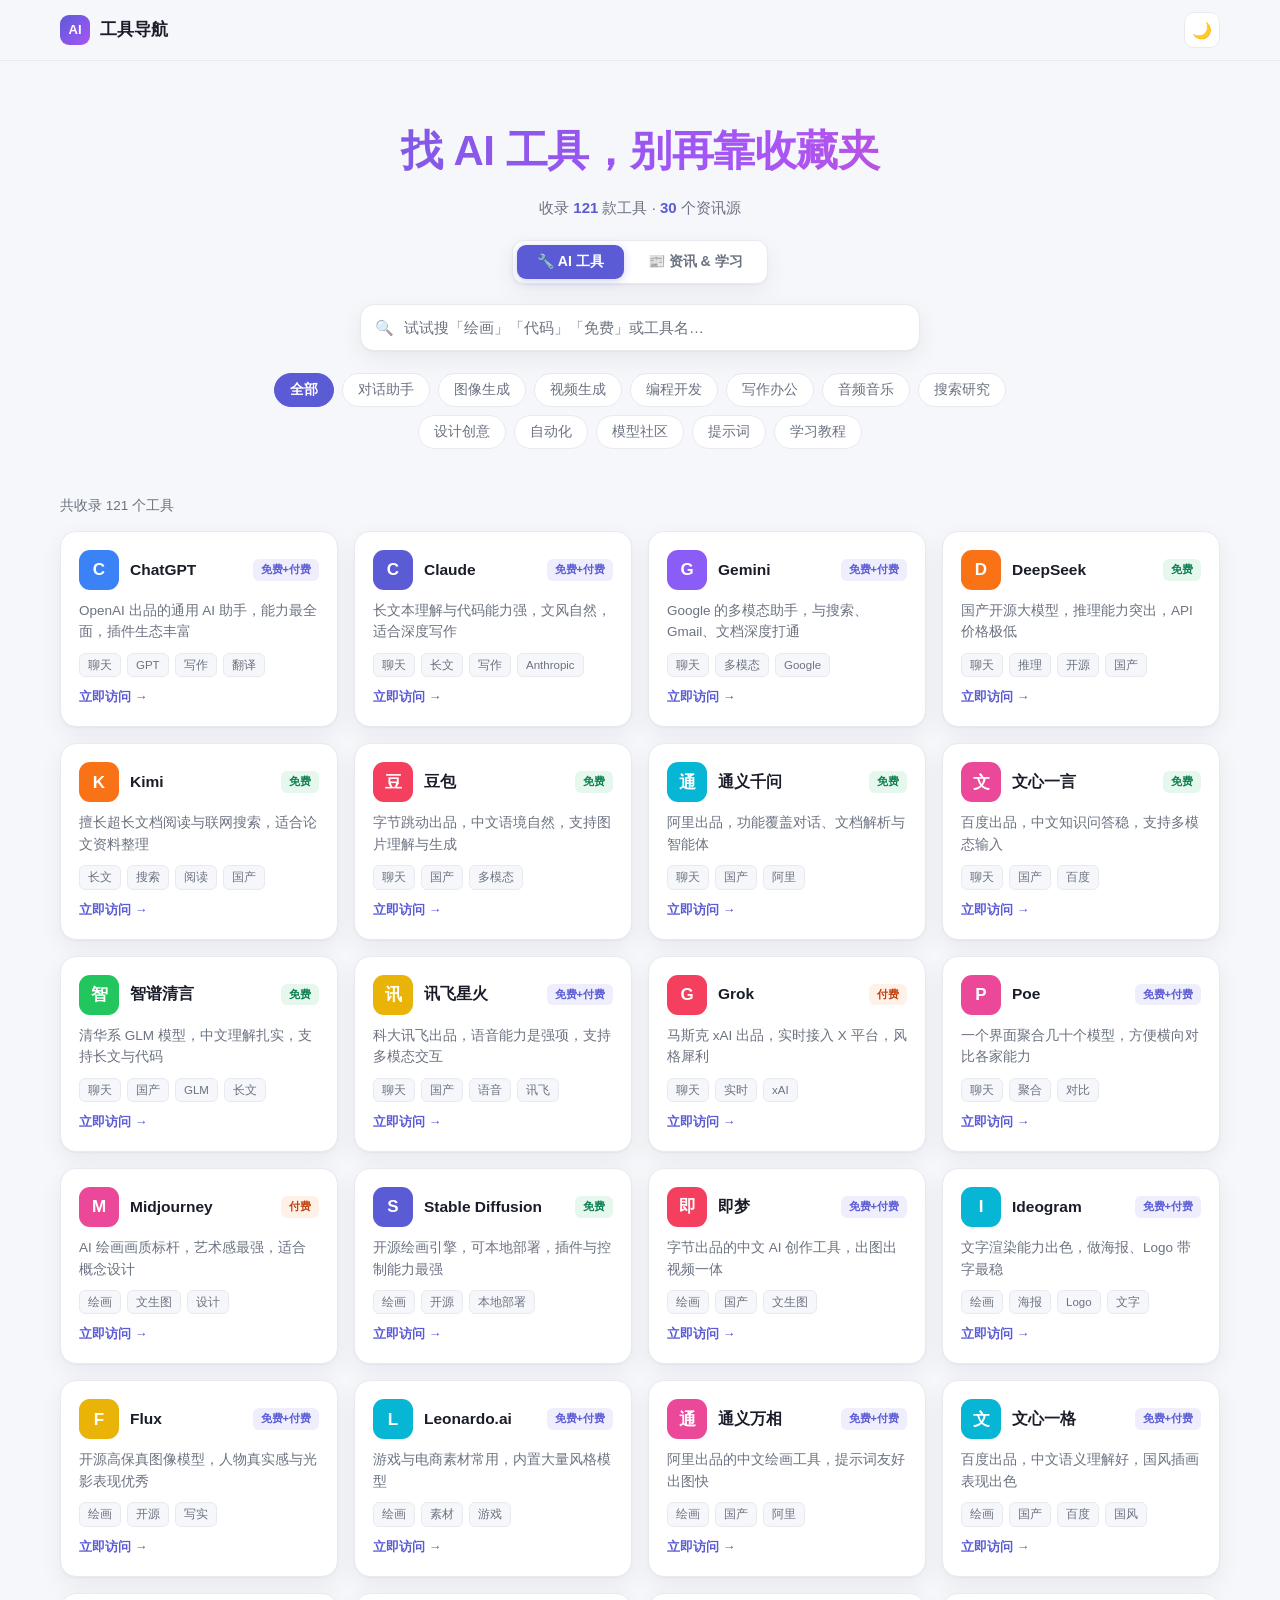
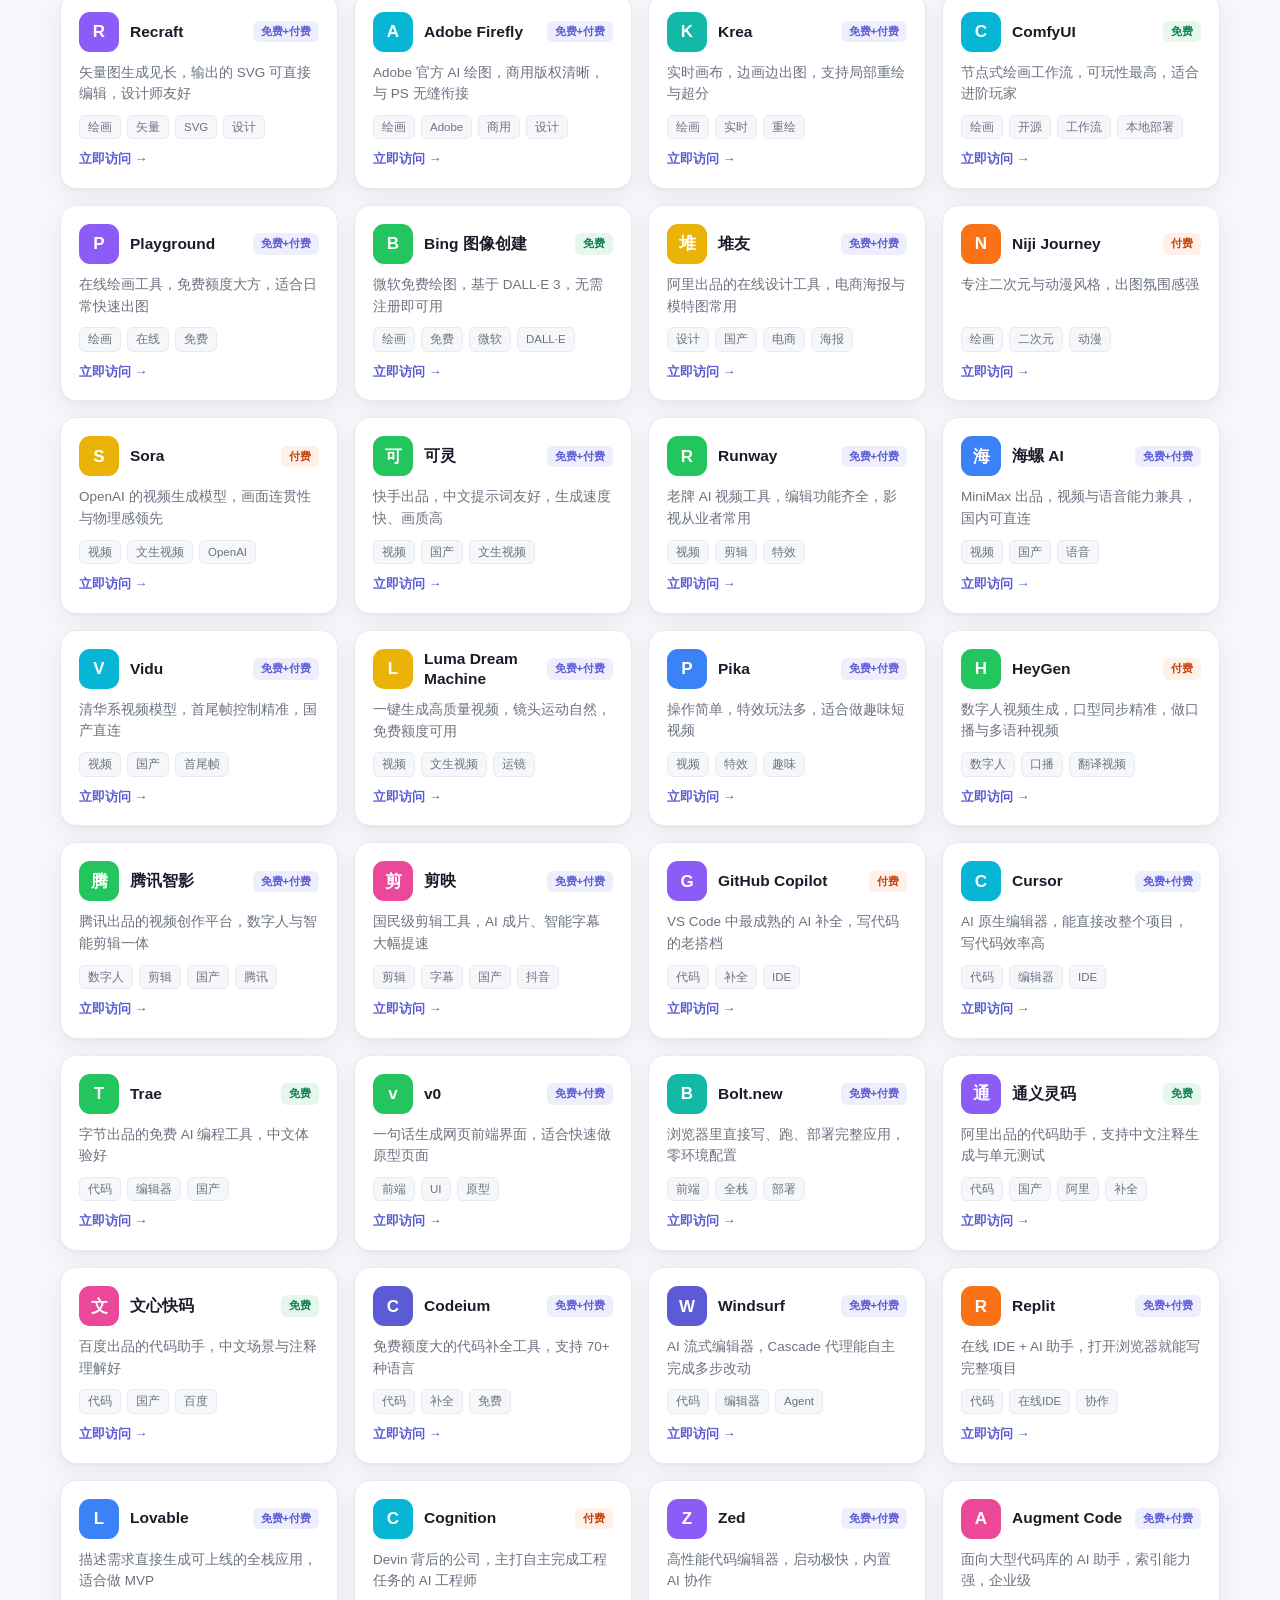
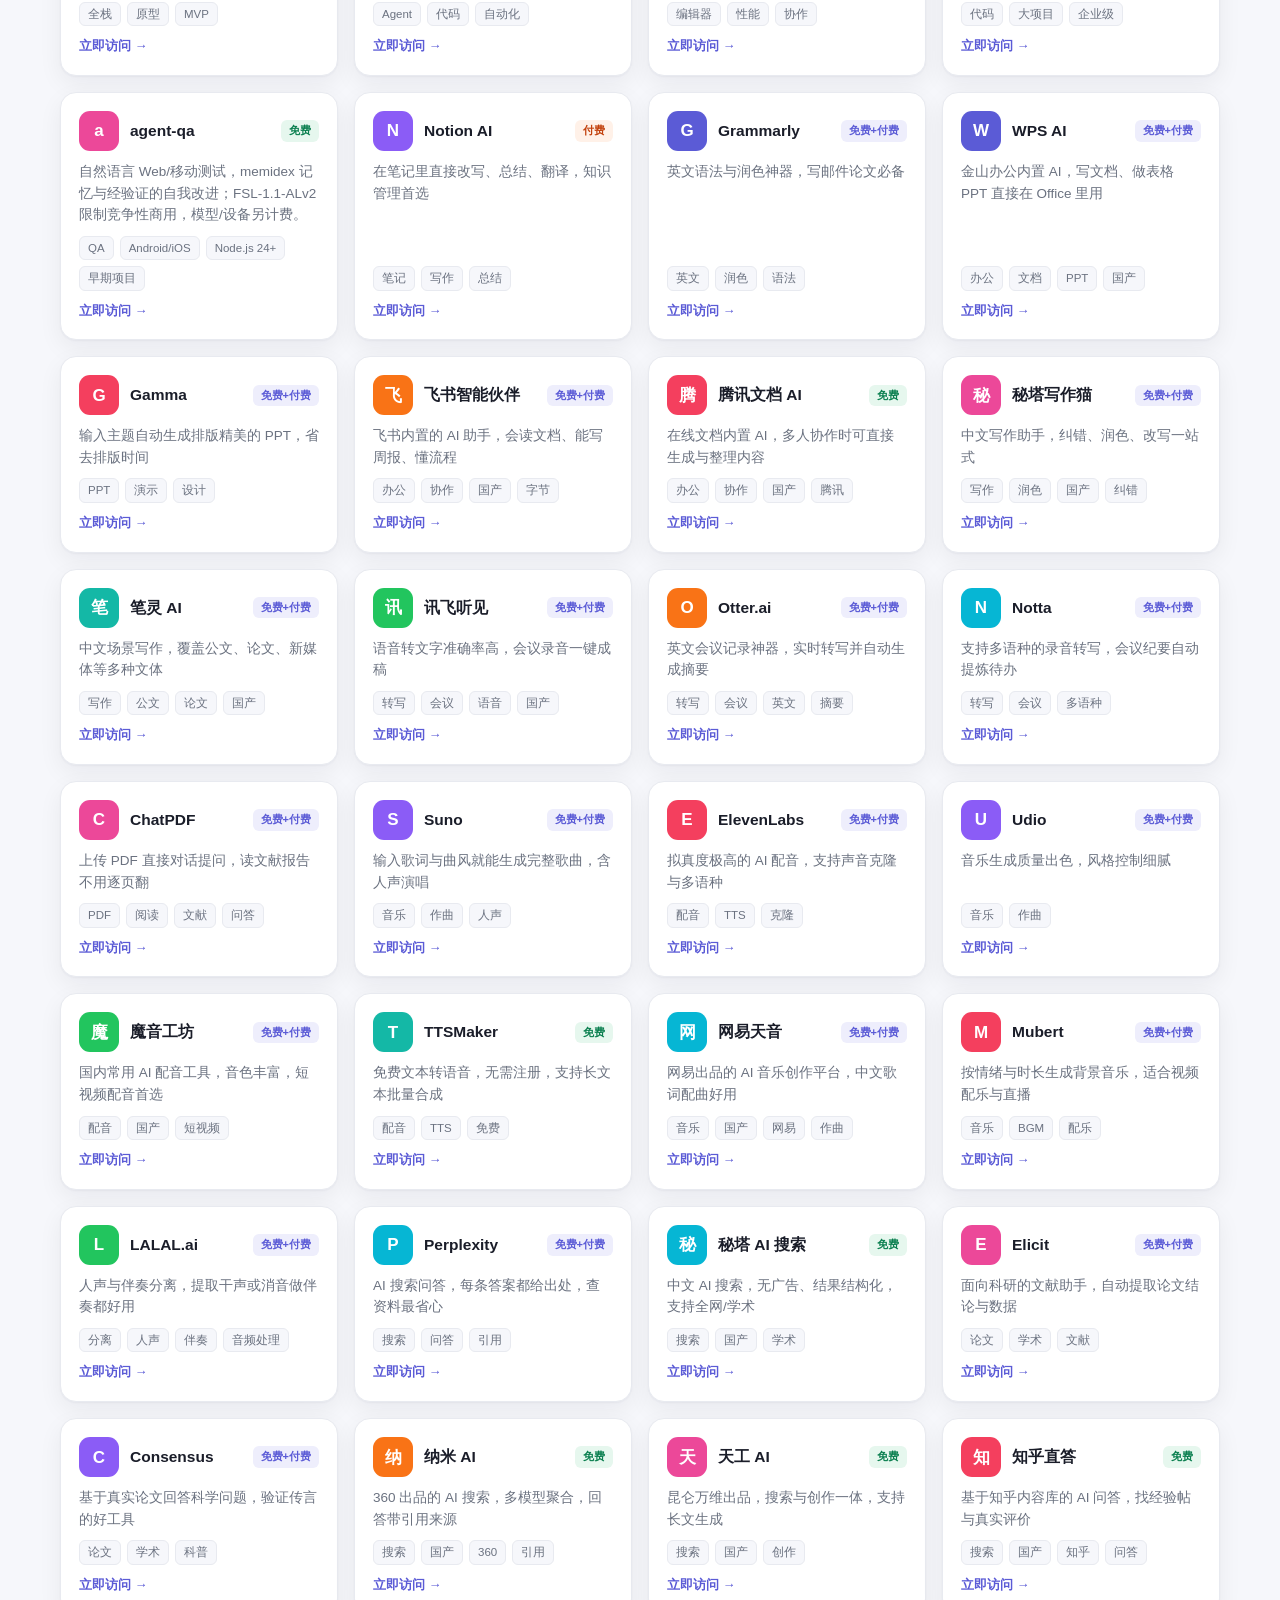
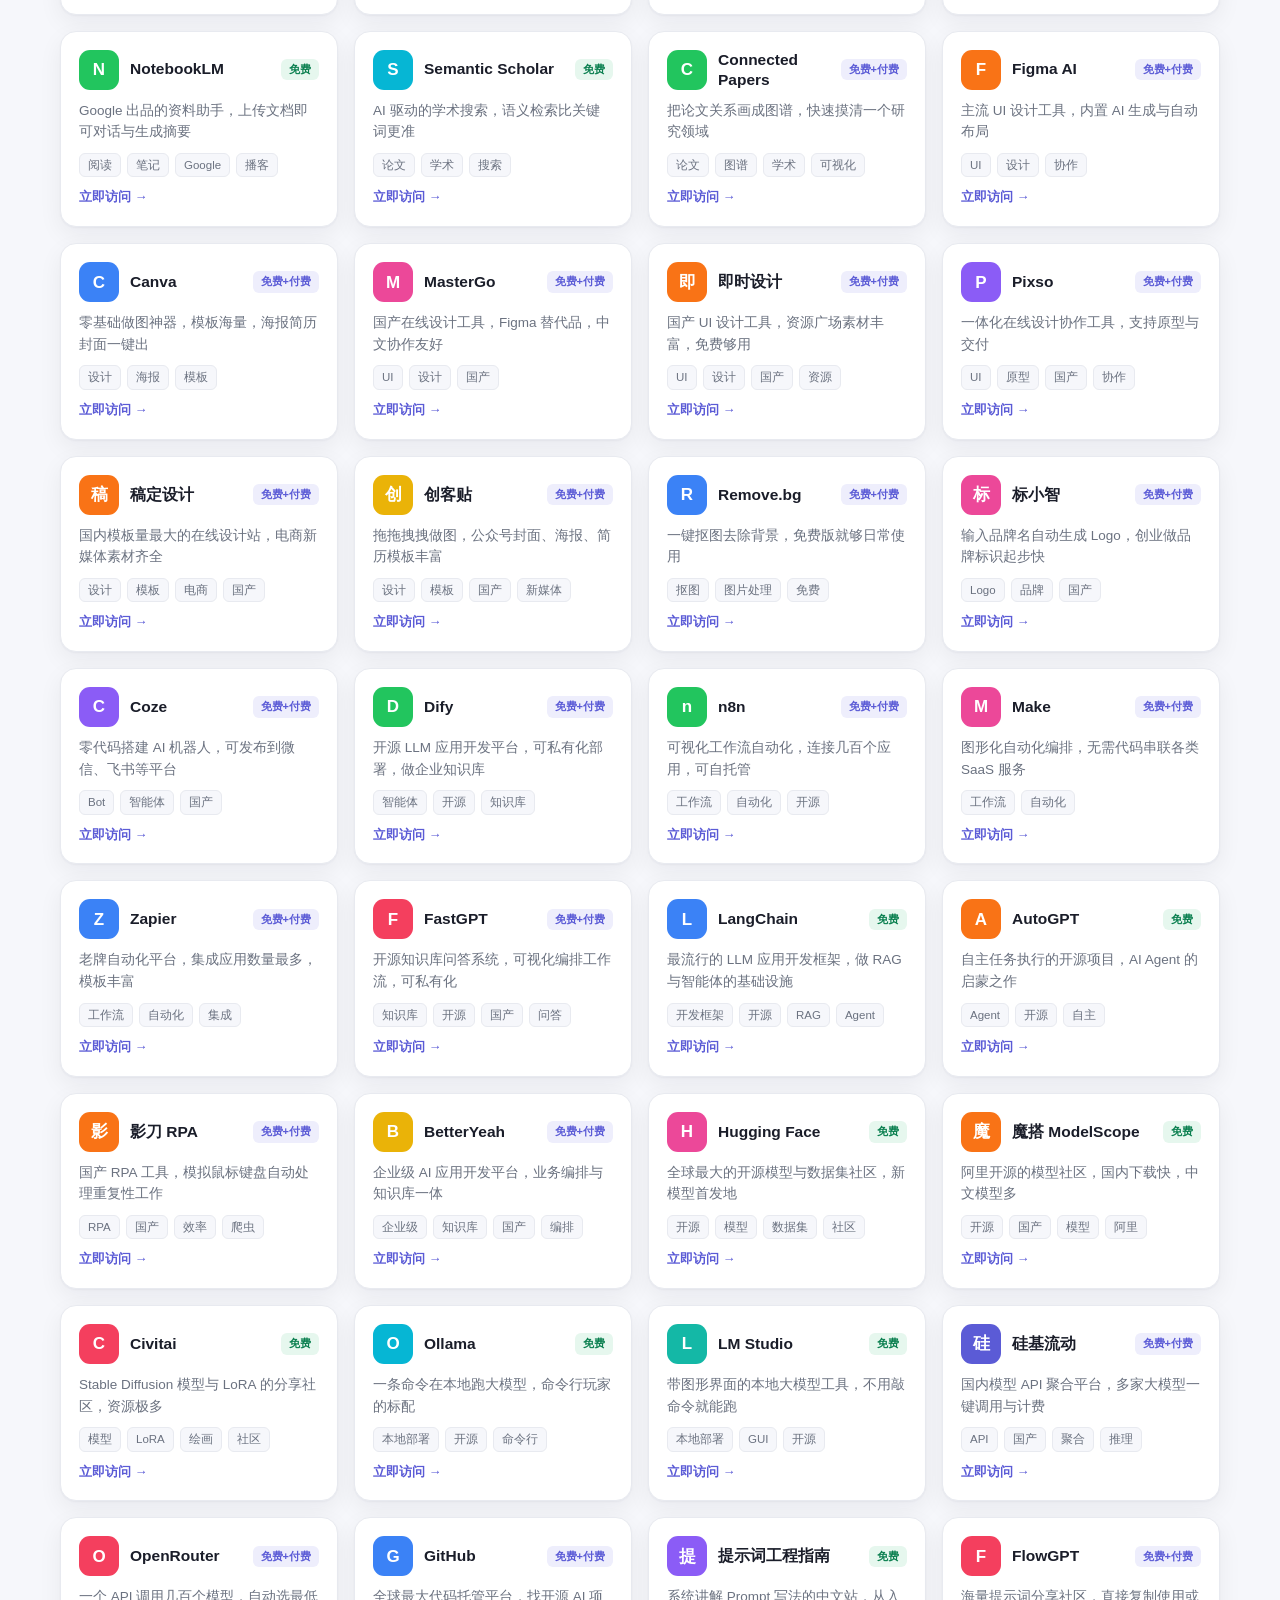
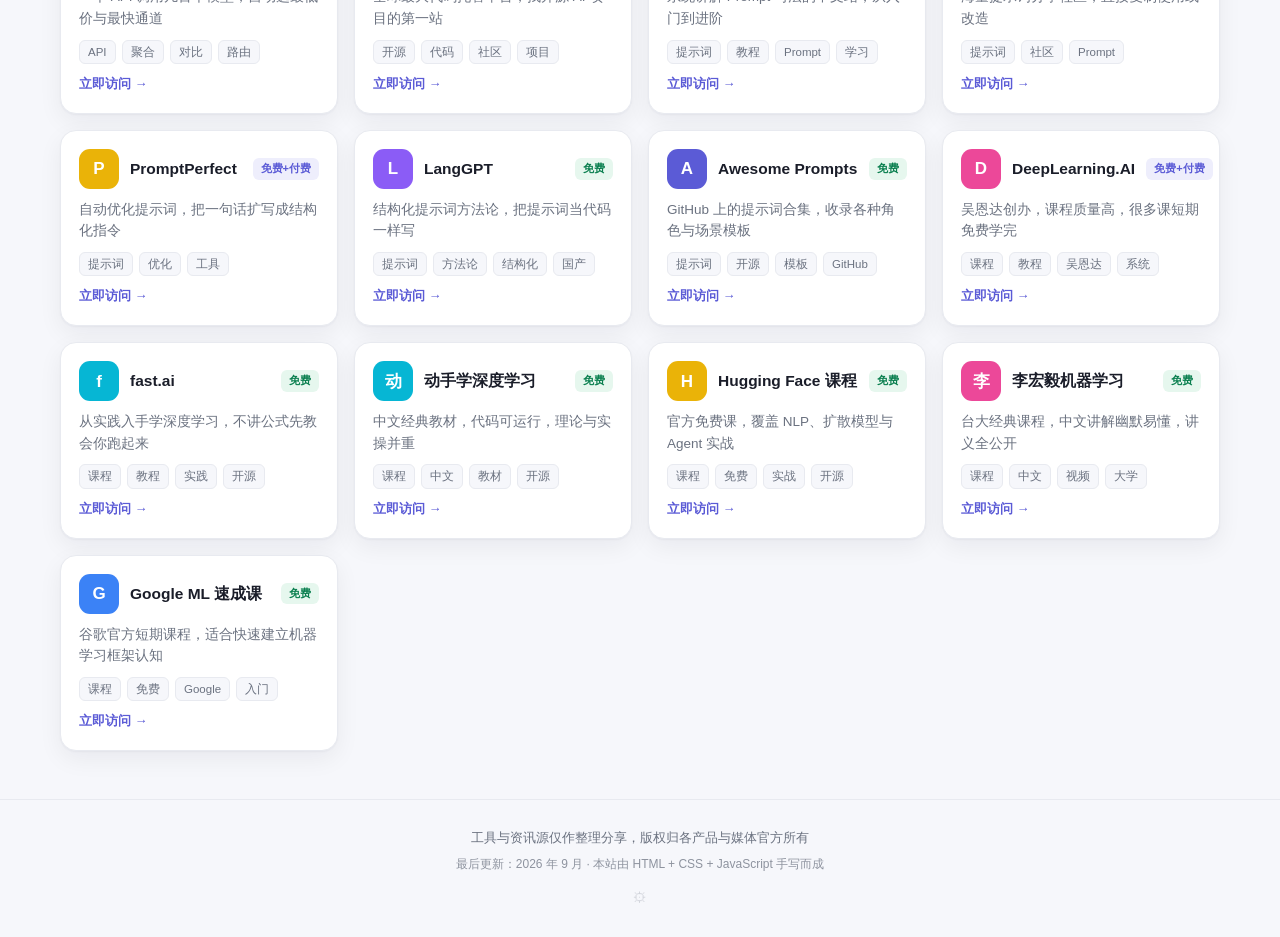
<file: index.html>
<!DOCTYPE html>
<!--
  ============================================================
  index.html —— 网页的「骨架」
  作用：决定页面上有什么内容（标题、搜索框、卡片区……）
  搭配：style.css 负责好不好看，app.js 负责能不能交互
  ⚠️ 注意：文件名必须叫 index.html，网站默认只认这个名字
  ============================================================
-->
<html lang="zh-CN">
<head>
  <meta charset="UTF-8">
  <!-- 这行决定手机端能不能正常缩放，删掉的话手机上字会小到看不清 -->
  <meta name="viewport" content="width=device-width, initial-scale=1.0">
  <!-- 这里的内容会显示在浏览器标签页上，也会被搜索引擎收录 -->
  <title>AI 工具导航 · 121 款工具 + 30 个资讯源</title>
  <meta name="description" content="精选 121 款 AI 工具与 30 个 AI 资讯信息源，支持实时检索，覆盖对话、绘图、视频、编程、办公与学习资源。">
  <link rel="stylesheet" href="style.css">
</head>
<body>

  <!-- ===== 顶部导航 ===== -->
  <header class="topbar">
    <div class="topbar-inner">
      <a class="logo" href="#">
        <span class="logo-mark">AI</span>
        <span class="logo-text">工具导航</span>
      </a>
      <button id="themeBtn" class="theme-btn" title="切换深色/浅色">🌙</button>
    </div>
  </header>

  <!-- 后台改过数据时显示这条提示，默认隐藏 -->
  <div id="overrideTip" class="override-tip" hidden>
    <span>⚙️ 当前显示的是<b>本地修改版</b>，只有你自己的浏览器能看到</span>
    <a href="admin.html">去后台</a>
  </div>

  <!-- ===== 头部区域 ===== -->
  <section class="hero">
    <h1 class="hero-title">找 AI 工具，别再靠收藏夹</h1>
    <p class="hero-sub">
      收录 <b id="totalTools">0</b> 款工具 · <b id="totalArticles">0</b> 个资讯源
    </p>

    <!-- 两个板块的切换 Tab -->
    <div class="tabs">
      <button class="tab active" data-tab="tools">🔧 AI 工具</button>
      <button class="tab" data-tab="articles">📰 资讯 & 学习</button>
    </div>

    <!-- 搜索框：核心功能 -->
    <div class="search-box">
      <span class="search-icon">🔍</span>
      <input
        id="searchInput"
        type="text"
        placeholder="试试搜「绘画」「代码」「免费」或工具名…"
        autocomplete="off">
      <button id="clearBtn" class="clear-btn" title="清空">✕</button>
    </div>

    <!-- 分类筛选按钮，由 JS 自动生成 -->
    <div id="categoryBar" class="category-bar"></div>
  </section>

  <!-- ===== 卡片区（工具 / 资讯共用） ===== -->
  <main class="container">
    <div class="result-bar">
      <span id="resultInfo">正在加载…</span>
    </div>

    <div id="grid" class="grid"></div>

    <!-- 搜不到东西时显示的提示，默认隐藏 -->
    <div id="empty" class="empty" hidden>
      <div class="empty-icon">🫥</div>
      <p>没找到相关内容</p>
      <p class="empty-tip">换个关键词试试，或者点「全部」看看所有内容</p>
    </div>
  </main>

  <!-- ===== 页脚 ===== -->
  <footer class="footer">
    <p>工具与资讯源仅作整理分享，版权归各产品与媒体官方所有</p>
    <p class="footer-tip">最后更新：2026 年 9 月 · 本站由 HTML + CSS + JavaScript 手写而成</p>
    <!-- 后台入口：做成很淡的图标，正常访客基本注意不到 -->
    <a href="admin.html" class="admin-entry" title="管理">⚙</a>
  </footer>

  <!-- 回到顶部按钮 -->
  <button id="topBtn" class="top-btn" hidden>↑</button>

  <!-- 引入 JS：顺序不能反，数据要先用，逻辑后跑 -->
  <script src="tools.js"></script>
  <script src="articles.js"></script>
  <script src="app.js"></script>
</body>
</html>
</file>
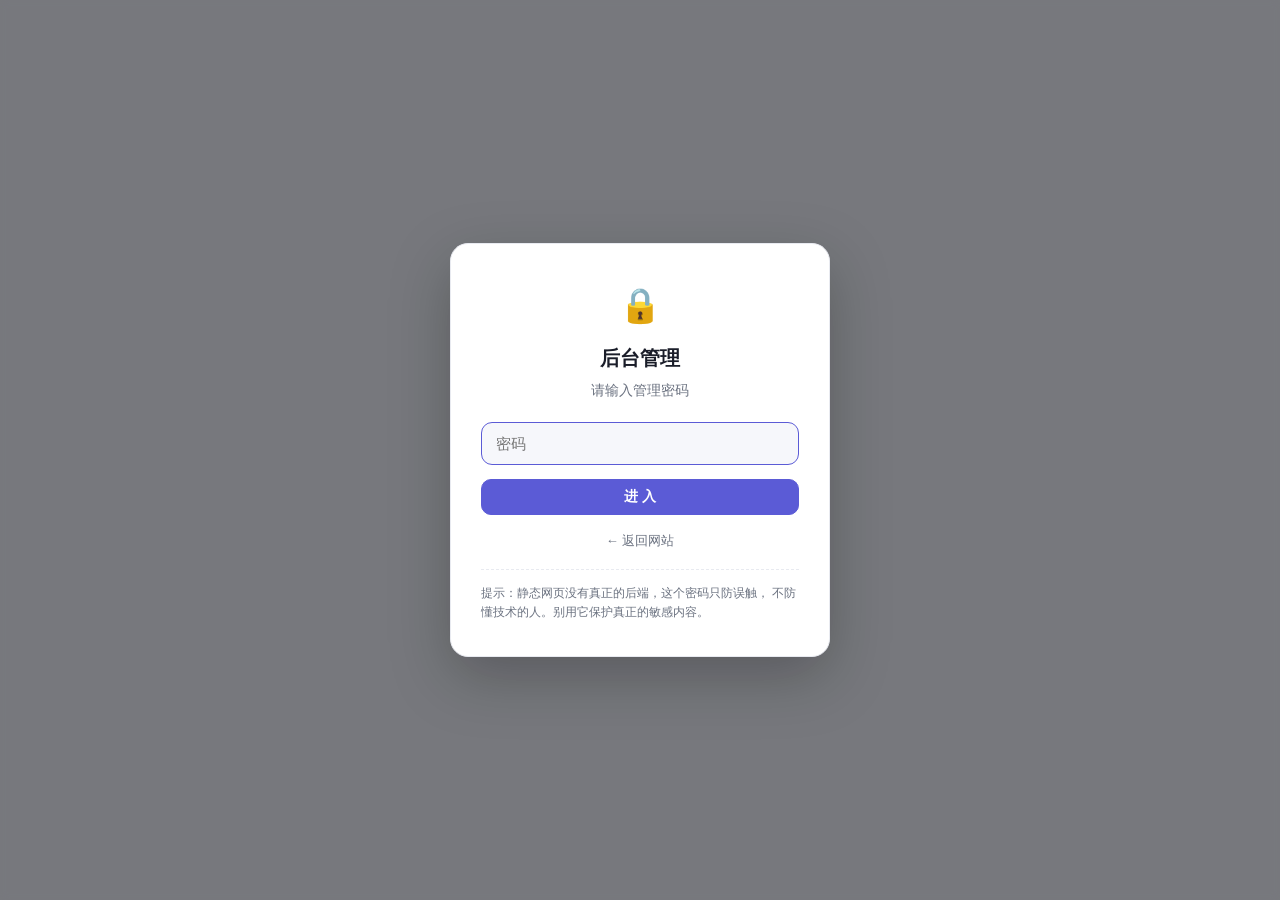
<file: admin.html>
<!DOCTYPE html>
<!--
  ============================================================
  admin.html —— 后台管理面板
  入口：首页页脚的 ⚙ 图标，或在首页按 Ctrl + Shift + A
  ⚠️ 密码写在前端 JS 里，懂技术的人看源码就能绕开。
     它只是防止误触，不是安全措施——真正的静态站没有后端。
  ============================================================
-->
<html lang="zh-CN">
<head>
  <meta charset="UTF-8">
  <meta name="viewport" content="width=device-width, initial-scale=1.0">
  <title>后台管理 · AI 工具导航</title>
  <link rel="stylesheet" href="style.css">
  <link rel="stylesheet" href="admin.css">
</head>
<body>

<!-- ===== 登录遮罩 ===== -->
<div id="loginMask" class="mask">
  <form id="loginForm" class="login-box">
    <div class="login-icon">🔒</div>
    <h2>后台管理</h2>
    <p class="login-sub">请输入管理密码</p>
    <input id="pwdInput" type="password" placeholder="密码" autocomplete="off" autofocus>
    <button type="submit" class="btn primary block">进 入</button>
    <p id="loginErr" class="login-err" hidden>密码不对，再试一次</p>
    <a href="index.html" class="login-back">← 返回网站</a>
    <p class="login-note">
      提示：静态网页没有真正的后端，这个密码只防误触，
      不防懂技术的人。别用它保护真正的敏感内容。
    </p>
  </form>
</div>

<!-- ===== 管理面板 ===== -->
<div id="panel" class="panel" hidden>

  <header class="admin-topbar">
    <div class="admin-topbar-inner">
      <div class="admin-brand">
        <span class="logo-mark">AI</span>
        <span>后台管理</span>
      </div>
      <div class="admin-actions">
        <a href="index.html" class="btn ghost" target="_blank">查看网站 ↗</a>
        <button id="logoutBtn" class="btn ghost">退出</button>
      </div>
    </div>
  </header>

  <!-- 本地修改提示 -->
  <div class="notice-bar">
    <span>💡 改动只保存在<b>这台电脑的浏览器</b>里。要让它对所有访客生效，需点「导出代码」并把文件上传到 GitHub。</span>
  </div>

  <main class="admin-main">

    <!-- 板块切换 + 操作按钮 -->
    <div class="admin-toolbar">
      <div class="tabs">
        <button class="tab active" data-tab="tools">🔧 AI 工具</button>
        <button class="tab" data-tab="articles">📰 资讯源</button>
      </div>
      <div class="toolbar-right">
        <input id="adminSearch" type="text" placeholder="搜索名称或分类…" class="admin-search">
        <button id="addBtn" class="btn primary">＋ 新增</button>
        <button id="exportBtn" class="btn">导出代码</button>
        <button id="resetBtn" class="btn danger-ghost">恢复默认</button>
      </div>
    </div>

    <div class="admin-stat">
      <span id="statText">—</span>
    </div>

    <!-- 数据列表 -->
    <div id="list" class="admin-list"></div>

    <div id="adminEmpty" class="empty" hidden>
      <div class="empty-icon">🫥</div>
      <p>没有匹配的内容</p>
    </div>
  </main>
</div>

<!-- ===== 新增 / 编辑 表单 ===== -->
<div id="formMask" class="mask" hidden>
  <div class="modal">
    <div class="modal-head">
      <h3 id="formTitle">新增</h3>
      <button class="modal-close" data-close="formMask">✕</button>
    </div>
    <form id="itemForm" class="modal-body">
      <label>名称 <b>*</b>
        <input name="name" required placeholder="例如：ChatGPT">
      </label>
      <label>简介 <b>*</b>
        <input name="desc" required placeholder="一句话说明它能干什么">
      </label>
      <div class="form-row">
        <label>分类 <b>*</b>
          <input name="cat" list="catList" required placeholder="选一个或自己输入">
          <datalist id="catList"></datalist>
        </label>
        <label id="priceWrap">收费
          <select name="price">
            <option value="免费">免费</option>
            <option value="免费+付费">免费+付费</option>
            <option value="付费">付费</option>
          </select>
        </label>
        <label id="platformWrap" hidden>平台
          <select name="platform">
            <option value="公众号">公众号</option>
            <option value="网站">网站</option>
            <option value="邮件订阅">邮件订阅</option>
            <option value="社区">社区</option>
          </select>
        </label>
        <label id="freqWrap" hidden>更新频率
          <input name="freq" value="日更" placeholder="日更 / 周更 / 不定期">
        </label>
        <label id="wxWrap" hidden>公众号 ID
          <input name="wx" placeholder="选填，如 QbitAI">
        </label>
      </div>
      <label>标签
        <input name="tags" placeholder="用逗号分隔，如：绘画,开源,国产">
      </label>
      <label>链接 <b>*</b>
        <input name="url" required placeholder="https://">
      </label>
      <div class="modal-foot">
        <button type="button" class="btn ghost" data-close="formMask">取消</button>
        <button type="submit" class="btn primary">保存</button>
      </div>
    </form>
  </div>
</div>

<!-- ===== 导出代码 ===== -->
<div id="exportMask" class="mask" hidden>
  <div class="modal wide">
    <div class="modal-head">
      <h3>导出代码</h3>
      <button class="modal-close" data-close="exportMask">✕</button>
    </div>
    <div class="modal-body">
      <p class="export-tip">
        把下面内容分别保存成 <code>tools.js</code> 和 <code>articles.js</code>，
        上传到 GitHub 覆盖原文件，改动就对所有人生效了。
      </p>
      <div class="export-switch">
        <button class="tab active" data-file="tools">tools.js</button>
        <button class="tab" data-file="articles">articles.js</button>
      </div>
      <textarea id="exportArea" class="export-area" readonly spellcheck="false"></textarea>
      <div class="modal-foot">
        <button id="copyBtn" class="btn">复制</button>
        <button id="downloadBtn" class="btn">下载当前文件</button>
        <button class="btn ghost" data-close="exportMask">关闭</button>
      </div>
    </div>
  </div>
</div>

<script src="tools.js"></script>
<script src="articles.js"></script>
<script src="admin.js"></script>
</body>
</html>
</file>
<file: style.css>
/* ============================================================
   style.css —— 网页的「外观」
   改颜色、改间距、改圆角都在这个文件里
   最上面 :root 里的变量是全站配色，改一处全站生效
   ============================================================ */

/* ---------- 1. 配色变量（浅色模式） ---------- */
:root {
  --bg:          #f6f7fb;   /* 页面背景 */
  --card:        #ffffff;   /* 卡片背景 */
  --text:        #1a1d29;   /* 主文字 */
  --text-soft:   #6b7280;   /* 次要文字 */
  --border:      #e8eaf0;   /* 边框 */
  --brand:       #5b5bd6;   /* 主题色 */
  --brand-soft:  #eeeefc;   /* 主题色浅底 */
  --shadow:      0 1px 2px rgba(16,24,40,.04), 0 8px 24px rgba(16,24,40,.06);
  --shadow-hover:0 4px 8px rgba(16,24,40,.06), 0 16px 40px rgba(16,24,40,.10);
  --mark-bg:     #fff3a3;   /* 搜索高亮底色 */
}

/* ---------- 2. 深色模式：body 带上 .dark 就自动切换 ---------- */
body.dark {
  --bg:          #0f1117;
  --card:        #171a23;
  --text:        #e8eaf0;
  --text-soft:   #9aa1b1;
  --border:      #262a36;
  --brand:       #8b8bff;
  --brand-soft:  #1e2033;
  --shadow:      0 1px 2px rgba(0,0,0,.3), 0 8px 24px rgba(0,0,0,.25);
  --shadow-hover:0 4px 8px rgba(0,0,0,.35), 0 16px 40px rgba(0,0,0,.4);
  --mark-bg:     #5a4b00;
}

/* ---------- 3. 全局基础样式 ---------- */
* { box-sizing: border-box; margin: 0; padding: 0; }

body {
  font-family: -apple-system, BlinkMacSystemFont, "Segoe UI", "PingFang SC",
               "Hiragino Sans GB", "Microsoft YaHei", sans-serif;
  background: var(--bg);
  color: var(--text);
  line-height: 1.6;
  -webkit-font-smoothing: antialiased;
  transition: background .25s, color .25s;
}

a { color: inherit; text-decoration: none; }

.container { max-width: 1200px; margin: 0 auto; padding: 0 20px; }

/* ---------- 4. 顶部导航 ---------- */
.topbar {
  position: sticky; top: 0; z-index: 50;
  background: color-mix(in srgb, var(--bg) 85%, transparent);
  backdrop-filter: blur(12px);
  border-bottom: 1px solid var(--border);
}
.topbar-inner {
  max-width: 1200px; margin: 0 auto; padding: 12px 20px;
  display: flex; align-items: center; justify-content: space-between;
}
.logo { display: flex; align-items: center; gap: 10px; font-weight: 700; font-size: 17px; }
.logo-mark {
  width: 30px; height: 30px; border-radius: 9px;
  background: linear-gradient(135deg, var(--brand), #a855f7);
  color: #fff; display: grid; place-items: center; font-size: 13px; font-weight: 800;
}
.theme-btn {
  width: 36px; height: 36px; border-radius: 10px; cursor: pointer;
  border: 1px solid var(--border); background: var(--card);
  font-size: 16px; transition: transform .2s;
}
.theme-btn:hover { transform: scale(1.08); }

/* ---------- 5. 头部区域 ---------- */
.hero { text-align: center; padding: 56px 20px 28px; }
.hero-title {
  font-size: clamp(26px, 5vw, 42px);   /* 字号随屏幕自适应 */
  font-weight: 800; letter-spacing: -.5px; margin-bottom: 12px;
  background: linear-gradient(120deg, var(--brand), #a855f7 60%, #ec4899);
  -webkit-background-clip: text; background-clip: text; color: transparent;
}
.hero-sub { color: var(--text-soft); font-size: 15px; margin-bottom: 20px; }
.hero-sub b { color: var(--brand); }

/* 板块切换 Tab */
.tabs {
  display: inline-flex; gap: 4px; padding: 4px;
  background: var(--card); border: 1px solid var(--border);
  border-radius: 12px; box-shadow: var(--shadow); margin-bottom: 20px;
}
.tab {
  padding: 8px 20px; border: none; border-radius: 9px; cursor: pointer;
  background: transparent; color: var(--text-soft);
  font-size: 14px; font-weight: 600; transition: all .18s;
}
.tab:hover { color: var(--brand); }
.tab.active {
  background: var(--brand); color: #fff;
  box-shadow: 0 2px 8px rgba(91,91,214,.28);
}

/* 搜索框 */
.search-box {
  position: relative; max-width: 560px; margin: 0 auto 22px;
  display: flex; align-items: center;
  background: var(--card); border: 1.5px solid var(--border);
  border-radius: 14px; padding: 0 14px;
  box-shadow: var(--shadow); transition: border-color .2s, box-shadow .2s;
}
.search-box:focus-within {
  border-color: var(--brand);
  box-shadow: 0 0 0 4px var(--brand-soft);
}
.search-icon { font-size: 15px; opacity: .6; }
.search-box input {
  flex: 1; border: none; outline: none; background: transparent;
  padding: 14px 10px; font-size: 15px; color: var(--text);
}
.search-box input::placeholder { color: var(--text-soft); }
.clear-btn {
  border: none; background: transparent; cursor: pointer;
  color: var(--text-soft); font-size: 14px; padding: 4px 6px; display: none;
}
.clear-btn.show { display: block; }

/* 分类按钮 */
.category-bar {
  display: flex; flex-wrap: wrap; gap: 8px; justify-content: center;
  max-width: 760px; margin: 0 auto;
}
.chip {
  padding: 7px 15px; border-radius: 999px; cursor: pointer;
  border: 1px solid var(--border); background: var(--card);
  font-size: 13.5px; color: var(--text-soft);
  transition: all .18s;
}
.chip:hover { border-color: var(--brand); color: var(--brand); }
.chip.active {
  background: var(--brand); border-color: var(--brand);
  color: #fff; font-weight: 600;
}

/* ---------- 6. 结果统计条 ---------- */
.result-bar {
  padding: 18px 0 14px; font-size: 13.5px; color: var(--text-soft);
}

/* ---------- 7. 卡片网格 ---------- */
.grid {
  display: grid;
  /* 关键：列宽最小 270px，屏幕越宽自动多排几列，手机自动单列 */
  grid-template-columns: repeat(auto-fill, minmax(270px, 1fr));
  gap: 16px; padding-bottom: 48px;
}

.card {
  background: var(--card); border: 1px solid var(--border);
  border-radius: 16px; padding: 18px;
  display: flex; flex-direction: column; gap: 10px;
  box-shadow: var(--shadow);
  transition: transform .2s, box-shadow .2s, border-color .2s;
}
.card:hover {
  transform: translateY(-4px);
  box-shadow: var(--shadow-hover);
  border-color: var(--brand);
}

.card-head { display: flex; align-items: center; gap: 11px; }
/* 用工具名首字做的彩色图标 */
.avatar {
  width: 40px; height: 40px; border-radius: 11px; flex-shrink: 0;
  display: grid; place-items: center;
  color: #fff; font-weight: 700; font-size: 17px;
}
.card-title { font-size: 15.5px; font-weight: 700; line-height: 1.3; }

/* 免费/付费 小标签 */
.badge {
  font-size: 11px; padding: 2px 8px; border-radius: 6px;
  background: var(--brand-soft); color: var(--brand);
  font-weight: 600; white-space: nowrap;
}
.badge.free  { background: #e6f7ee; color: #0a7f4f; }
body.dark .badge.free { background: #10331f; color: #4ade80; }
.badge.paid  { background: #fff1e8; color: #c2410c; }
body.dark .badge.paid { background: #3a1d0d; color: #fb923c; }

/* 资讯卡片的平台标签：各类型一个颜色 */
.badge.wx    { background: #e8f7ee; color: #10794a; }
body.dark .badge.wx { background: #123324; color: #4ade80; }
.badge.mail  { background: #eef2ff; color: #4338ca; }
body.dark .badge.mail { background: #1e2445; color: #a5b4fc; }
.badge.forum { background: #fdf2f8; color: #be185d; }
body.dark .badge.forum { background: #3b1230; color: #f9a8d4; }
.badge.site  { background: #fff1e8; color: #c2410c; }
body.dark .badge.site { background: #3a1d0d; color: #fb923c; }

.card-desc {
  font-size: 13.5px; color: var(--text-soft);
  flex: 1;   /* 让描述撑开，卡片底部对齐 */
}

.tags { display: flex; flex-wrap: wrap; gap: 6px; }
.tag {
  font-size: 11.5px; padding: 2px 8px; border-radius: 6px;
  background: var(--bg); color: var(--text-soft);
  border: 1px solid var(--border);
}

/* 更新频率标签，视觉上和其他标签区分开 */
.tag.freq { background: var(--brand-soft); color: var(--brand); border-color: transparent; font-weight: 600; }

/* 资讯卡片底部：左侧链接，右侧公众号 ID */
.card-foot {
  margin-top: 4px; display: flex; align-items: center;
  justify-content: space-between; gap: 8px;
}
.wx-id {
  font-size: 11px; color: var(--text-soft);
  background: var(--bg); border: 1px dashed var(--border);
  border-radius: 6px; padding: 2px 7px; white-space: nowrap;
}

.card-link {
  font-size: 13px; font-weight: 600; color: var(--brand);
  display: inline-flex; align-items: center; gap: 4px;
}
.card-link:hover { gap: 8px; }

/* 搜索命中关键词的高亮 */
mark { background: var(--mark-bg); color: inherit; border-radius: 3px; padding: 0 2px; }

/* ---------- 8. 空状态 ---------- */
.empty { text-align: center; padding: 70px 20px; color: var(--text-soft); }
.empty-icon { font-size: 44px; margin-bottom: 12px; }
.empty-tip { font-size: 13px; opacity: .8; margin-top: 6px; }

/* ---------- 9. 页脚 ---------- */
.footer {
  border-top: 1px solid var(--border);
  text-align: center; padding: 28px 20px;
  font-size: 13px; color: var(--text-soft);
}
.footer-tip { margin-top: 6px; font-size: 12px; opacity: .75; }

/* 后台入口：做得很淡，正常访客基本注意不到 */
.admin-entry {
  display: inline-block; margin-top: 12px;
  font-size: 14px; color: var(--text-soft);
  opacity: .28; transition: opacity .2s, transform .2s;
}
.admin-entry:hover { opacity: 1; transform: rotate(45deg); }

/* 用了本地改动时的顶部提示条 */
.override-tip {
  position: relative; z-index: 30;
  display: flex; align-items: center; justify-content: center; gap: 12px;
  padding: 9px 16px; font-size: 13px;
  background: var(--brand-soft); border-bottom: 1px solid var(--brand);
  color: var(--text-soft);
}
.override-tip b { color: var(--brand); }
.override-tip a {
  color: var(--brand); font-weight: 600;
  border: 1px solid var(--brand); border-radius: 8px;
  padding: 2px 10px; font-size: 12.5px;
}
.override-tip a:hover { background: var(--brand); color: #fff; }
.override-tip[hidden] { display: none; }

/* ---------- 10. 回到顶部 ---------- */
.top-btn {
  position: fixed; right: 22px; bottom: 22px;
  width: 42px; height: 42px; border-radius: 12px;
  border: 1px solid var(--border); background: var(--card);
  color: var(--text); font-size: 18px; cursor: pointer;
  box-shadow: var(--shadow); z-index: 40;
}

/* ---------- 11. 手机端适配 ---------- */
@media (max-width: 640px) {
  .hero { padding: 36px 16px 20px; }
  .grid { grid-template-columns: 1fr; }   /* 手机单列显示 */
  .topbar-inner { padding: 10px 16px; }
}
</file>
<file: admin.css>
/* ============================================================
   admin.css —— 后台面板的样式
   ============================================================ */

/* ---------- 通用按钮 ---------- */
.btn {
  padding: 8px 16px; border-radius: 10px; cursor: pointer;
  border: 1px solid var(--border); background: var(--card);
  color: var(--text); font-size: 13.5px; font-weight: 600;
  transition: all .18s; white-space: nowrap;
}
.btn:hover { border-color: var(--brand); color: var(--brand); }
.btn.primary {
  background: var(--brand); border-color: var(--brand); color: #fff;
}
.btn.primary:hover { filter: brightness(1.1); color: #fff; }
.btn.ghost { background: transparent; }
.btn.danger-ghost { color: #dc2626; border-color: transparent; }
body.dark .btn.danger-ghost { color: #f87171; }
.btn.danger-ghost:hover { background: #fee2e2; border-color: #dc2626; color: #dc2626; }
body.dark .btn.danger-ghost:hover { background: #3f1414; color: #f87171; }
.btn.block { width: 100%; }
.btn.tiny { padding: 4px 10px; font-size: 12.5px; border-radius: 8px; }

/* ---------- 遮罩与弹窗 ---------- */
.mask {
  position: fixed; inset: 0; z-index: 100;
  background: rgba(15,17,23,.55); backdrop-filter: blur(4px);
  display: flex; align-items: center; justify-content: center;
  padding: 20px; overflow-y: auto;
}
.mask[hidden] { display: none; }

.modal {
  background: var(--card); border: 1px solid var(--border);
  border-radius: 18px; width: 100%; max-width: 560px;
  box-shadow: 0 20px 60px rgba(0,0,0,.25); margin: auto;
}
.modal.wide { max-width: 760px; }
.modal-head {
  display: flex; align-items: center; justify-content: space-between;
  padding: 18px 22px; border-bottom: 1px solid var(--border);
}
.modal-head h3 { font-size: 16px; font-weight: 700; }
.modal-close {
  border: none; background: transparent; cursor: pointer;
  font-size: 16px; color: var(--text-soft); padding: 4px 8px; border-radius: 8px;
}
.modal-close:hover { background: var(--bg); color: var(--text); }
.modal-body { padding: 20px 22px; max-height: 70vh; overflow-y: auto; }
.modal-foot {
  display: flex; gap: 10px; justify-content: flex-end;
  padding-top: 16px; margin-top: 4px; border-top: 1px solid var(--border);
}

/* ---------- 登录框 ---------- */
.login-box {
  background: var(--card); border: 1px solid var(--border);
  border-radius: 18px; padding: 34px 30px; width: 100%; max-width: 380px;
  text-align: center; margin: auto; box-shadow: 0 20px 60px rgba(0,0,0,.25);
}
.login-icon { font-size: 34px; margin-bottom: 10px; }
.login-box h2 { font-size: 20px; font-weight: 800; margin-bottom: 6px; }
.login-sub { color: var(--text-soft); font-size: 13.5px; margin-bottom: 20px; }
.login-box input {
  width: 100%; padding: 12px 14px; margin-bottom: 14px;
  border: 1.5px solid var(--border); border-radius: 11px;
  background: var(--bg); color: var(--text); font-size: 15px; outline: none;
}
.login-box input:focus { border-color: var(--brand); }
.login-err { color: #dc2626; font-size: 13px; margin-top: 12px; }
body.dark .login-err { color: #f87171; }
.login-back {
  display: inline-block; margin-top: 16px;
  font-size: 13px; color: var(--text-soft);
}
.login-back:hover { color: var(--brand); }
.login-note {
  margin-top: 16px; padding-top: 14px; border-top: 1px dashed var(--border);
  font-size: 12px; color: var(--text-soft); line-height: 1.6; text-align: left;
}

/* ---------- 顶栏 ---------- */
.admin-topbar {
  position: sticky; top: 0; z-index: 20;
  background: var(--bg); border-bottom: 1px solid var(--border);
}
.admin-topbar-inner {
  max-width: 1100px; margin: 0 auto; padding: 12px 20px;
  display: flex; align-items: center; justify-content: space-between; gap: 12px;
}
.admin-brand { display: flex; align-items: center; gap: 10px; font-weight: 700; font-size: 16px; }
.admin-actions { display: flex; gap: 8px; }

.notice-bar {
  max-width: 1100px; margin: 16px auto 0; padding: 11px 16px;
  background: var(--brand-soft); border: 1px solid var(--brand);
  border-radius: 11px; font-size: 13px; line-height: 1.6;
}
.notice-bar b { color: var(--brand); }

/* ---------- 主体 ---------- */
.admin-main { max-width: 1100px; margin: 0 auto; padding: 16px 20px 60px; }

.admin-toolbar {
  display: flex; flex-wrap: wrap; gap: 12px;
  align-items: center; justify-content: space-between; margin-top: 18px;
}
.toolbar-right { display: flex; flex-wrap: wrap; gap: 8px; align-items: center; }
.admin-search {
  padding: 8px 13px; border-radius: 10px; min-width: 170px;
  border: 1px solid var(--border); background: var(--card);
  color: var(--text); font-size: 13.5px; outline: none;
}
.admin-search:focus { border-color: var(--brand); }

.admin-stat {
  padding: 14px 0 10px; font-size: 13px; color: var(--text-soft);
}

/* ---------- 列表 ---------- */
.admin-list { display: flex; flex-direction: column; gap: 8px; }
.row {
  display: flex; align-items: center; gap: 12px;
  background: var(--card); border: 1px solid var(--border);
  border-radius: 12px; padding: 12px 14px;
  transition: border-color .18s;
}
.row:hover { border-color: var(--brand); }
.row-avatar {
  width: 34px; height: 34px; border-radius: 10px; flex-shrink: 0;
  display: grid; place-items: center; color: #fff; font-weight: 700; font-size: 15px;
}
.row-main { flex: 1; min-width: 0; }
.row-title { font-size: 14.5px; font-weight: 700; }
.row-desc {
  font-size: 12.5px; color: var(--text-soft);
  white-space: nowrap; overflow: hidden; text-overflow: ellipsis;
}
.row-meta { display: flex; gap: 6px; flex-shrink: 0; flex-wrap: wrap; }
.row-actions { display: flex; gap: 6px; flex-shrink: 0; }

.chip-sm {
  font-size: 11.5px; padding: 2px 9px; border-radius: 6px;
  background: var(--bg); color: var(--text-soft); border: 1px solid var(--border);
}

/* ---------- 表单 ---------- */
#itemForm label {
  display: block; margin-bottom: 14px;
  font-size: 13px; font-weight: 600; color: var(--text-soft);
}
#itemForm label b { color: #dc2626; }
#itemForm input, #itemForm select {
  width: 100%; margin-top: 6px; padding: 10px 12px;
  border: 1.5px solid var(--border); border-radius: 10px;
  background: var(--bg); color: var(--text); font-size: 14px;
  font-weight: 400; outline: none; font-family: inherit;
}
#itemForm input:focus, #itemForm select:focus { border-color: var(--brand); }
.form-row { display: flex; gap: 12px; flex-wrap: wrap; }
.form-row > label { flex: 1; min-width: 130px; }

/* ---------- 导出 ---------- */
.export-tip { font-size: 13px; color: var(--text-soft); line-height: 1.7; margin-bottom: 14px; }
.export-tip code {
  background: var(--brand-soft); color: var(--brand);
  padding: 1px 6px; border-radius: 5px; font-size: 12.5px;
}
.export-switch { display: flex; gap: 6px; margin-bottom: 12px; }
.export-switch .tab { padding: 6px 16px; font-size: 13px; background: var(--bg); border-radius: 9px; }
.export-switch .tab.active { background: var(--brand); color: #fff; }
.export-area {
  width: 100%; height: 320px; resize: vertical;
  padding: 14px; border-radius: 11px;
  border: 1px solid var(--border); background: var(--bg); color: var(--text);
  font-family: ui-monospace, Menlo, Consolas, monospace;
  font-size: 12px; line-height: 1.6; outline: none;
}

@media (max-width: 640px) {
  .row { flex-wrap: wrap; }
  .row-meta, .row-actions { width: 100%; }
  .admin-search { min-width: 0; flex: 1; }
}
</file>
